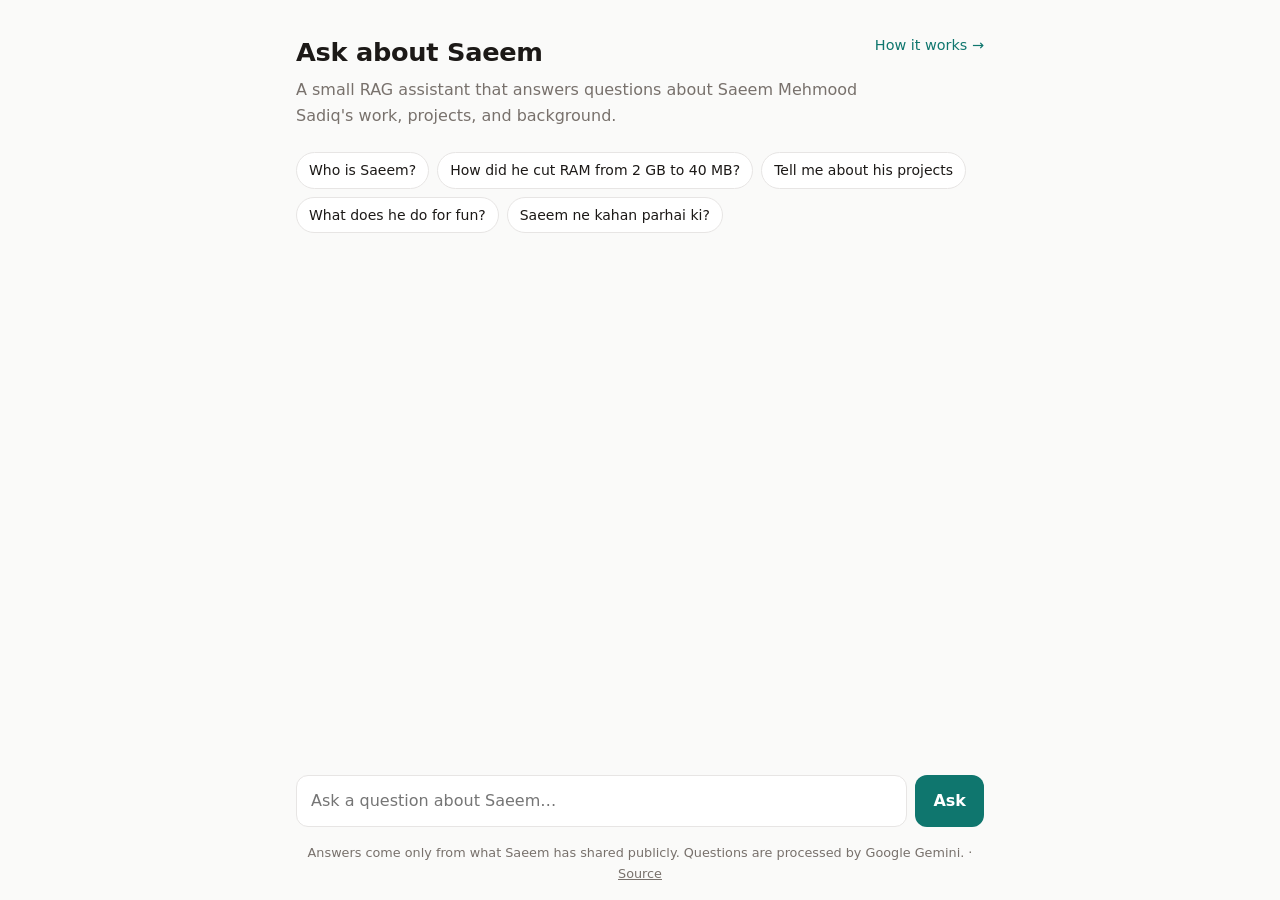
<file: frontend/index.html>
<!doctype html>
<html lang="en">
<head>
  <meta charset="utf-8">
  <meta name="viewport" content="width=device-width, initial-scale=1">
  <title>Ask about Saeem</title>
  <meta name="description" content="A small RAG assistant that answers questions about Saeem Mehmood Sadiq.">
  <link rel="stylesheet" href="style.css">
</head>
<body>
  <main>
    <header>
      <div>
        <h1>Ask about Saeem</h1>
        <p>A small RAG assistant that answers questions about Saeem Mehmood Sadiq's work, projects, and background.</p>
      </div>
      <nav><a href="how-it-works.html">How it works →</a></nav>
    </header>

    <section id="chat" aria-live="polite">
      <div id="starters" class="chips">
        <button type="button">Who is Saeem?</button>
        <button type="button">How did he cut RAM from 2 GB to 40 MB?</button>
        <button type="button">Tell me about his projects</button>
        <button type="button">What does he do for fun?</button>
        <button type="button">Saeem ne kahan parhai ki?</button>
      </div>
    </section>

    <form id="ask">
      <input id="question" name="question" autocomplete="off" maxlength="500"
             placeholder="Ask a question about Saeem…" aria-label="Your question" required>
      <button type="submit">Ask</button>
    </form>

    <footer>
      Answers come only from what Saeem has shared publicly. Questions are processed by Google Gemini.
      · <a href="https://github.com/saim61/about-me">Source</a>
    </footer>
  </main>

  <script>
    const chat = document.getElementById("chat");
    const form = document.getElementById("ask");
    const input = document.getElementById("question");
    const button = form.querySelector("button");
    const history = [];
    const asked = new Set();

    const FOLLOW_UPS = [
      [/Hobbies/, ["What is Saeem learning right now?", "Where is Saeem based?"]],
      [/Technical Skills/, ["Does Saeem know Kubernetes?", "Which databases has he used?"]],
      [/Code Graphers/, ["How did he cut RAM from 2 GB to 40 MB?", "Where did he work before Code Graphers?"]],
      [/Dycoders/, ["What did he do at Automatiq?", "Does Saeem know Elixir?"]],
      [/Automatiq/, ["What did he do at InvoZone?", "What was his first job?"]],
      [/InvoZone/, ["What was his first job?", "Does Saeem know Elixir?"]],
      [/Timeline|ILI Digital/, ["What does he do at ILI Digital?", "How many years of experience does he have?"]],
      [/Projects|Hookline|Podium|fxflow|Olist|Message App|imagehash/,
        ["What is Hookline?", "Tell me about Podium", "What open-source contribution has he made?"]],
      [/Education|Levels|Background/, ["Which university did he attend?", "Where did he do his A Levels?"]],
      [/Learning/, ["Has he built any data engineering projects?", "What is fxflow?"]],
      [/Contact|Quick Facts/, ["What is Saeem's GitHub?", "Tell me about his projects"]],
      [/Summary/, ["What are his skills?", "Tell me about his projects"]],
    ];
    const DEFAULT_FOLLOW_UPS = ["Who is Saeem?", "Tell me about his projects", "What does he do for fun?"];

    function escapeHtml(text) {
      return text.replace(/[&<>"']/g, (c) => ({ "&": "&amp;", "<": "&lt;", ">": "&gt;", '"': "&quot;", "'": "&#39;" })[c]);
    }

    function inline(text) {
      return escapeHtml(text)
        .replace(/\*\*(.+?)\*\*/g, "<strong>$1</strong>")
        .replace(/`([^`]+)`/g, "<code>$1</code>")
        .replace(/(https?:\/\/[^\s<)]*[^\s<).,!?;:])/g, '<a href="$1" target="_blank" rel="noopener">$1</a>');
    }

    function render(markdown) {
      const html = [];
      let list = false;
      for (const line of markdown.split("\n")) {
        const item = line.match(/^\s*[-*]\s+(.*)/);
        if (item) {
          if (!list) { html.push("<ul>"); list = true; }
          html.push(`<li>${inline(item[1])}</li>`);
          continue;
        }
        if (list) { html.push("</ul>"); list = false; }
        if (line.trim()) html.push(`<p>${inline(line)}</p>`);
      }
      if (list) html.push("</ul>");
      return html.join("");
    }

    function bubble(role, text = "") {
      const el = document.createElement("div");
      el.className = `msg ${role}`;
      el.innerHTML = render(text);
      chat.appendChild(el);
      el.scrollIntoView({ behavior: "smooth", block: "end" });
      return el;
    }

    function underTheHood(sources, guardrail) {
      const details = document.createElement("details");
      details.className = "under";
      if (guardrail) {
        details.innerHTML = `<summary>🔍 How I answered this</summary>
          <p class="query">A cheap pre-check answered this before any LLM call
          (<code>${escapeHtml(guardrail)}</code>), so no Gemini quota was used.</p>`;
        return details;
      }
      const items = sources.chunks.map((c) => `<li>${escapeHtml(c.section || "untitled")}
        <div class="bar" title="similarity ${c.score}"><span style="width:${Math.max(0, c.score) * 100}%"></span></div>
        </li>`).join("");
      details.innerHTML = `<summary>🔍 How I found this</summary>
        <p class="query">Searched for: <q>${escapeHtml(sources.search_query)}</q></p>
        <ol>${items}</ol>`;
      return details;
    }

    function followUps(sections) {
      const picked = [];
      for (const section of sections) {
        for (const [pattern, questions] of FOLLOW_UPS) {
          if (pattern.test(section)) picked.push(...questions);
        }
      }
      const fresh = [...new Set([...picked, ...DEFAULT_FOLLOW_UPS])]
        .filter((q) => !asked.has(q.toLowerCase()))
        .slice(0, 3);
      if (!fresh.length) return null;
      const box = document.createElement("div");
      box.className = "chips follow-ups";
      for (const q of fresh) {
        const chip = document.createElement("button");
        chip.type = "button";
        chip.textContent = q;
        box.appendChild(chip);
      }
      return box;
    }

    async function ask(question) {
      document.querySelectorAll("#chat .chips").forEach((el) => el.remove());
      asked.add(question.toLowerCase());
      bubble("user", question);
      const reply = bubble("bot");
      reply.classList.add("typing");
      button.disabled = true;
      let answer = "";
      let sources = null;
      let guardrail = null;

      try {
        const response = await fetch("/ask", {
          method: "POST",
          headers: { "Content-Type": "application/json" },
          body: JSON.stringify({ question, history: history.slice(-3) }),
        });
        if (!response.ok) {
          const body = await response.json().catch(() => ({}));
          throw new Error(typeof body.detail === "string" ? body.detail : "Something went wrong. Please try again.");
        }

        const reader = response.body.getReader();
        const decoder = new TextDecoder();
        let buffer = "";
        for (;;) {
          const { value, done } = await reader.read();
          if (done) break;
          buffer += decoder.decode(value, { stream: true });
          const lines = buffer.split("\n");
          buffer = lines.pop();
          for (const line of lines) {
            if (!line.trim()) continue;
            const event = JSON.parse(line);
            if (event.type === "sources") {
              sources = event;
            } else if (event.type === "text") {
              answer += event.text;
              reply.innerHTML = render(answer);
              reply.scrollIntoView({ block: "end" });
            } else if (event.type === "done") {
              guardrail = event.guardrail || null;
            } else if (event.type === "error") {
              throw new Error(event.message);
            }
          }
        }
        history.push({ question, answer });
        if (sources || guardrail) reply.appendChild(underTheHood(sources, guardrail));
        const chips = followUps(sources ? sources.chunks.map((c) => c.section || "") : []);
        if (chips) chat.appendChild(chips);
      } catch (error) {
        reply.innerHTML = `<p class="error">${escapeHtml(error.message)}</p>`;
      } finally {
        reply.classList.remove("typing");
        button.disabled = false;
        input.focus();
      }
    }

    form.addEventListener("submit", (event) => {
      event.preventDefault();
      const question = input.value.trim();
      if (!question || button.disabled) return;
      input.value = "";
      ask(question);
    });

    chat.addEventListener("click", (event) => {
      const target = event.target;
      if (target.tagName === "BUTTON" && target.closest(".chips") && !button.disabled) {
        ask(target.textContent);
      }
    });
  </script>
</body>
</html>
</file>
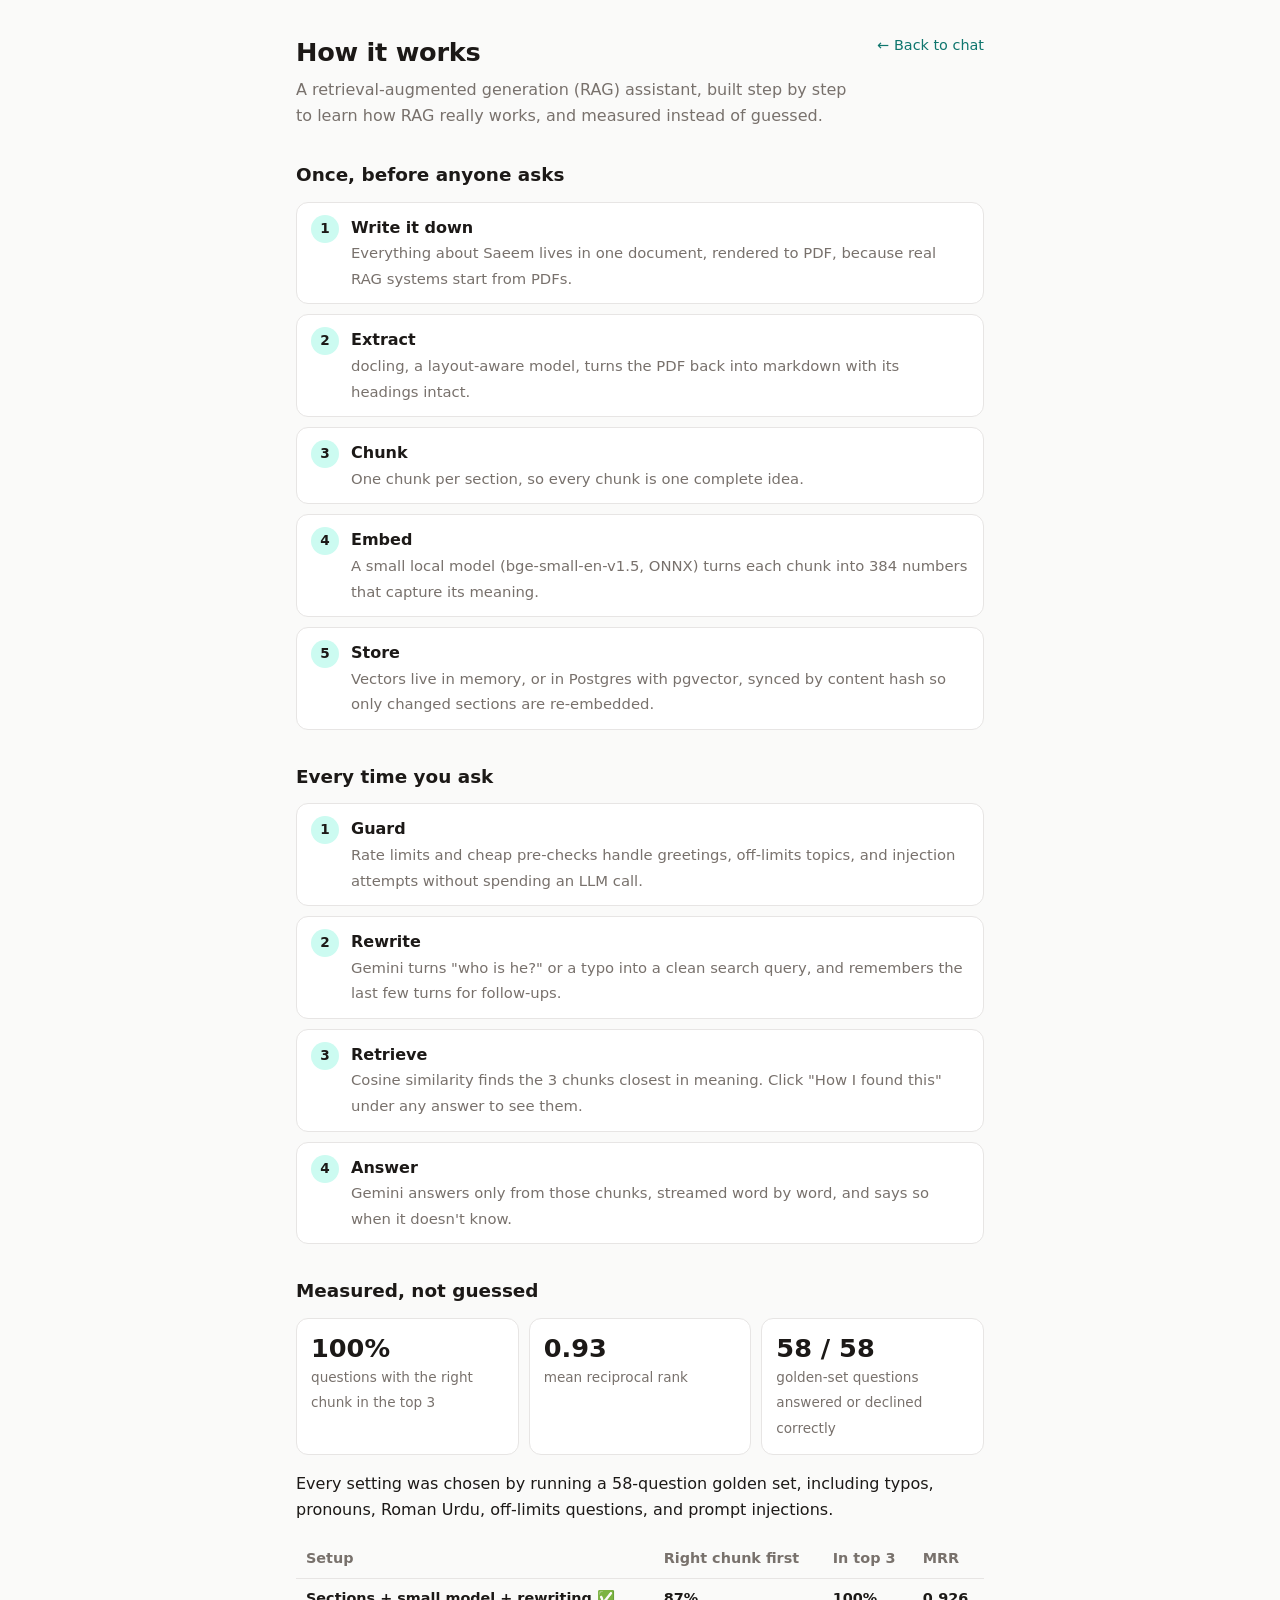
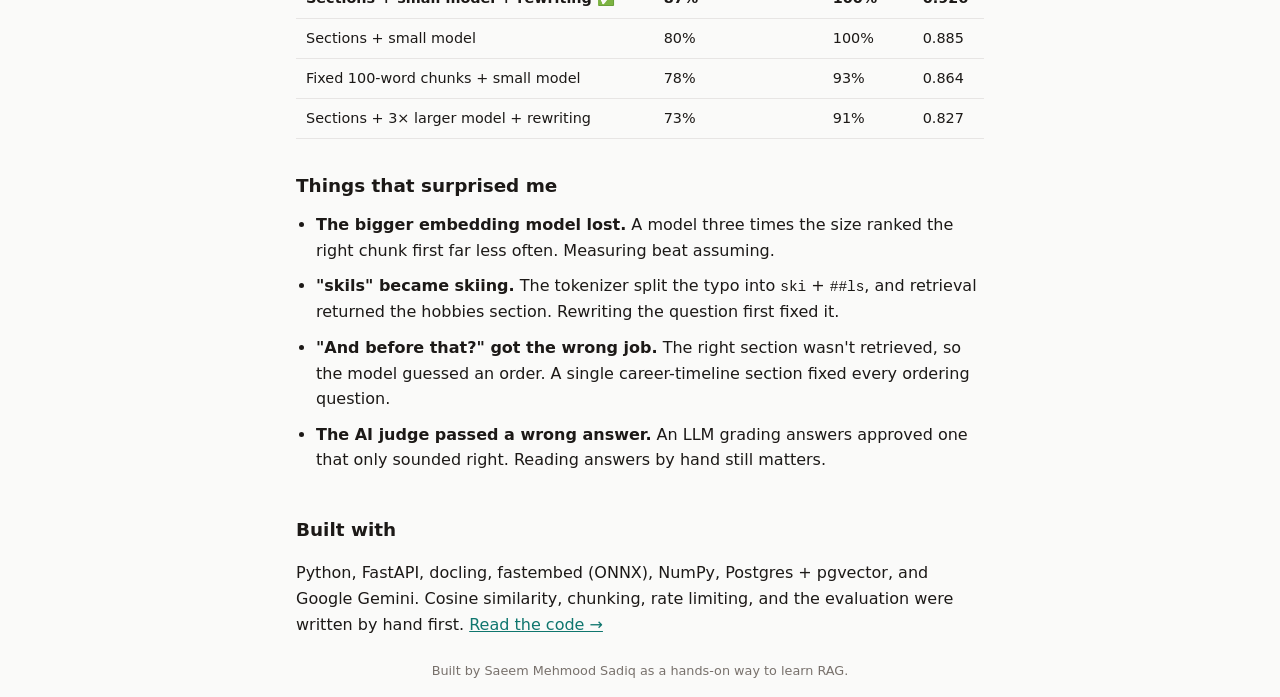
<file: frontend/how-it-works.html>
<!doctype html>
<html lang="en">
<head>
  <meta charset="utf-8">
  <meta name="viewport" content="width=device-width, initial-scale=1">
  <title>How it works · Ask about Saeem</title>
  <meta name="description" content="How the Ask about Saeem RAG assistant works, and how it was measured.">
  <link rel="stylesheet" href="style.css">
</head>
<body>
  <main class="page">
    <header>
      <div>
        <h1>How it works</h1>
        <p>A retrieval-augmented generation (RAG) assistant, built step by step to learn how RAG really works, and measured instead of guessed.</p>
      </div>
      <nav><a href="./">← Back to chat</a></nav>
    </header>

    <section>
      <h2>Once, before anyone asks</h2>
      <ol class="steps">
        <li><span class="n">1</span><div><strong>Write it down</strong><span class="d">Everything about Saeem lives in one document, rendered to PDF, because real RAG systems start from PDFs.</span></div></li>
        <li><span class="n">2</span><div><strong>Extract</strong><span class="d">docling, a layout-aware model, turns the PDF back into markdown with its headings intact.</span></div></li>
        <li><span class="n">3</span><div><strong>Chunk</strong><span class="d">One chunk per section, so every chunk is one complete idea.</span></div></li>
        <li><span class="n">4</span><div><strong>Embed</strong><span class="d">A small local model (bge-small-en-v1.5, ONNX) turns each chunk into 384 numbers that capture its meaning.</span></div></li>
        <li><span class="n">5</span><div><strong>Store</strong><span class="d">Vectors live in memory, or in Postgres with pgvector, synced by content hash so only changed sections are re-embedded.</span></div></li>
      </ol>
    </section>

    <section>
      <h2>Every time you ask</h2>
      <ol class="steps">
        <li><span class="n">1</span><div><strong>Guard</strong><span class="d">Rate limits and cheap pre-checks handle greetings, off-limits topics, and injection attempts without spending an LLM call.</span></div></li>
        <li><span class="n">2</span><div><strong>Rewrite</strong><span class="d">Gemini turns "who is he?" or a typo into a clean search query, and remembers the last few turns for follow-ups.</span></div></li>
        <li><span class="n">3</span><div><strong>Retrieve</strong><span class="d">Cosine similarity finds the 3 chunks closest in meaning. Click "How I found this" under any answer to see them.</span></div></li>
        <li><span class="n">4</span><div><strong>Answer</strong><span class="d">Gemini answers only from those chunks, streamed word by word, and says so when it doesn't know.</span></div></li>
      </ol>
    </section>

    <section>
      <h2>Measured, not guessed</h2>
      <div class="stats">
        <div class="stat"><b>100%</b><span>questions with the right chunk in the top 3</span></div>
        <div class="stat"><b>0.93</b><span>mean reciprocal rank</span></div>
        <div class="stat"><b>58 / 58</b><span>golden-set questions answered or declined correctly</span></div>
      </div>
      <p>Every setting was chosen by running a 58-question golden set, including typos, pronouns, Roman Urdu, off-limits questions, and prompt injections.</p>
      <div class="table-wrap">
        <table>
          <thead><tr><th>Setup</th><th>Right chunk first</th><th>In top 3</th><th>MRR</th></tr></thead>
          <tbody>
            <tr class="best"><td>Sections + small model + rewriting ✅</td><td>87%</td><td>100%</td><td>0.926</td></tr>
            <tr><td>Sections + small model</td><td>80%</td><td>100%</td><td>0.885</td></tr>
            <tr><td>Fixed 100-word chunks + small model</td><td>78%</td><td>93%</td><td>0.864</td></tr>
            <tr><td>Sections + 3× larger model + rewriting</td><td>73%</td><td>91%</td><td>0.827</td></tr>
          </tbody>
        </table>
      </div>
    </section>

    <section>
      <h2>Things that surprised me</h2>
      <ul class="lessons">
        <li><strong>The bigger embedding model lost.</strong> A model three times the size ranked the right chunk first far less often. Measuring beat assuming.</li>
        <li><strong>"skils" became skiing.</strong> The tokenizer split the typo into <code>ski</code> + <code>##ls</code>, and retrieval returned the hobbies section. Rewriting the question first fixed it.</li>
        <li><strong>"And before that?" got the wrong job.</strong> The right section wasn't retrieved, so the model guessed an order. A single career-timeline section fixed every ordering question.</li>
        <li><strong>The AI judge passed a wrong answer.</strong> An LLM grading answers approved one that only sounded right. Reading answers by hand still matters.</li>
      </ul>
    </section>

    <section>
      <h2>Built with</h2>
      <p>Python, FastAPI, docling, fastembed (ONNX), NumPy, Postgres + pgvector, and Google Gemini. Cosine similarity, chunking, rate limiting, and the evaluation were written by hand first. <a href="https://github.com/saim61/about-me">Read the code →</a></p>
    </section>

    <footer>Built by Saeem Mehmood Sadiq as a hands-on way to learn RAG.</footer>
  </main>
</body>
</html>
</file>
<file: frontend/style.css>
:root {
  --bg: #fafaf9;
  --surface: #ffffff;
  --text: #1c1917;
  --muted: #78716c;
  --border: #e7e5e4;
  --accent: #0f766e;
  --accent-text: #ffffff;
  --accent-soft: #ccfbf1;
  --user-bubble: #0f766e;
  --bot-bubble: #f5f5f4;
}
@media (prefers-color-scheme: dark) {
  :root {
    --bg: #1c1917;
    --surface: #292524;
    --text: #f5f5f4;
    --muted: #a8a29e;
    --border: #44403c;
    --accent: #2dd4bf;
    --accent-text: #134e4a;
    --accent-soft: #134e4a;
    --user-bubble: #115e59;
    --bot-bubble: #292524;
  }
}
* { box-sizing: border-box; }
body {
  margin: 0;
  background: var(--bg);
  color: var(--text);
  font: 16px/1.6 system-ui, -apple-system, "Segoe UI", Roboto, sans-serif;
}
a { color: var(--accent); }
main {
  max-width: 720px;
  min-height: 100dvh;
  margin: 0 auto;
  padding: 32px 16px 16px;
  display: flex;
  flex-direction: column;
}
header { display: flex; justify-content: space-between; align-items: flex-start; gap: 16px; }
header h1 { margin: 0; font-size: 1.6rem; letter-spacing: -0.01em; }
header p { margin: 4px 0 0; color: var(--muted); }
header nav a { white-space: nowrap; font-size: 0.9rem; text-decoration: none; }
header nav a:hover { text-decoration: underline; }
footer { color: var(--muted); font-size: 0.8rem; text-align: center; padding-top: 8px; }
footer a { color: inherit; }

/* chat */
#chat { flex: 1; padding: 24px 0; display: flex; flex-direction: column; gap: 12px; }
.msg { max-width: 85%; padding: 10px 14px; border-radius: 14px; overflow-wrap: anywhere; }
.msg p { margin: 0 0 8px; }
.msg p:last-child, .msg ul:last-child { margin-bottom: 0; }
.msg ul { margin: 0 0 8px; padding-left: 20px; }
.msg a { color: inherit; }
.user { align-self: flex-end; background: var(--user-bubble); color: #fff; border-bottom-right-radius: 4px; }
.bot { align-self: flex-start; background: var(--bot-bubble); border: 1px solid var(--border); border-bottom-left-radius: 4px; }
.error { color: #b91c1c; }
.typing::after { content: "▍"; animation: blink 1s steps(2) infinite; }
@keyframes blink { to { opacity: 0; } }

.chips { display: flex; flex-wrap: wrap; gap: 8px; }
.chips button {
  font: inherit; font-size: 0.875rem; cursor: pointer;
  padding: 6px 12px; border-radius: 999px;
  background: var(--surface); color: var(--text); border: 1px solid var(--border);
}
.chips button:hover { border-color: var(--accent); }
.follow-ups { align-self: flex-start; }

.under { margin-top: 10px; font-size: 0.85rem; color: var(--muted); }
.under summary { cursor: pointer; user-select: none; }
.under summary:hover { color: var(--text); }
.under .query { margin: 8px 0 4px; }
.under ol { margin: 4px 0 0; padding-left: 20px; }
.under li { margin-bottom: 4px; }
.bar { height: 4px; border-radius: 2px; background: var(--border); margin-top: 2px; }
.bar span { display: block; height: 100%; border-radius: 2px; background: var(--accent); }

form { display: flex; gap: 8px; padding: 12px 0 8px; position: sticky; bottom: 0; background: var(--bg); }
input {
  flex: 1; min-width: 0; font: inherit; padding: 12px 14px;
  border-radius: 12px; border: 1px solid var(--border);
  background: var(--surface); color: var(--text);
}
input:focus { outline: 2px solid var(--accent); outline-offset: -1px; }
form button {
  font: inherit; font-weight: 600; cursor: pointer;
  padding: 0 18px; border: 0; border-radius: 12px;
  background: var(--accent); color: var(--accent-text);
}
form button:disabled { opacity: 0.5; cursor: default; }

/* how it works */
.page section { margin-top: 32px; }
.page h2 { font-size: 1.15rem; margin: 0 0 12px; }
.steps { list-style: none; margin: 0; padding: 0; display: grid; gap: 10px; }
.steps li {
  display: grid; grid-template-columns: 28px 1fr; gap: 12px; align-items: start;
  padding: 12px 14px; border-radius: 12px; background: var(--surface); border: 1px solid var(--border);
}
.steps .n {
  width: 28px; height: 28px; border-radius: 50%; display: grid; place-items: center;
  background: var(--accent-soft); color: var(--text); font-weight: 600; font-size: 0.85rem;
}
.steps strong { display: block; }
.steps span.d { color: var(--muted); font-size: 0.925rem; }
.stats { display: grid; grid-template-columns: repeat(auto-fit, minmax(140px, 1fr)); gap: 10px; }
.stat { padding: 14px; border-radius: 12px; background: var(--surface); border: 1px solid var(--border); }
.stat b { display: block; font-size: 1.6rem; line-height: 1.2; }
.stat span { color: var(--muted); font-size: 0.85rem; }
.table-wrap { overflow-x: auto; }
table { width: 100%; border-collapse: collapse; font-size: 0.9rem; }
th, td { text-align: left; padding: 8px 10px; border-bottom: 1px solid var(--border); white-space: nowrap; }
th { color: var(--muted); font-weight: 600; }
tr.best td { font-weight: 600; }
.lessons { margin: 0; padding-left: 20px; }
.lessons li { margin-bottom: 10px; }
code { font-size: 0.9em; }
</file>
